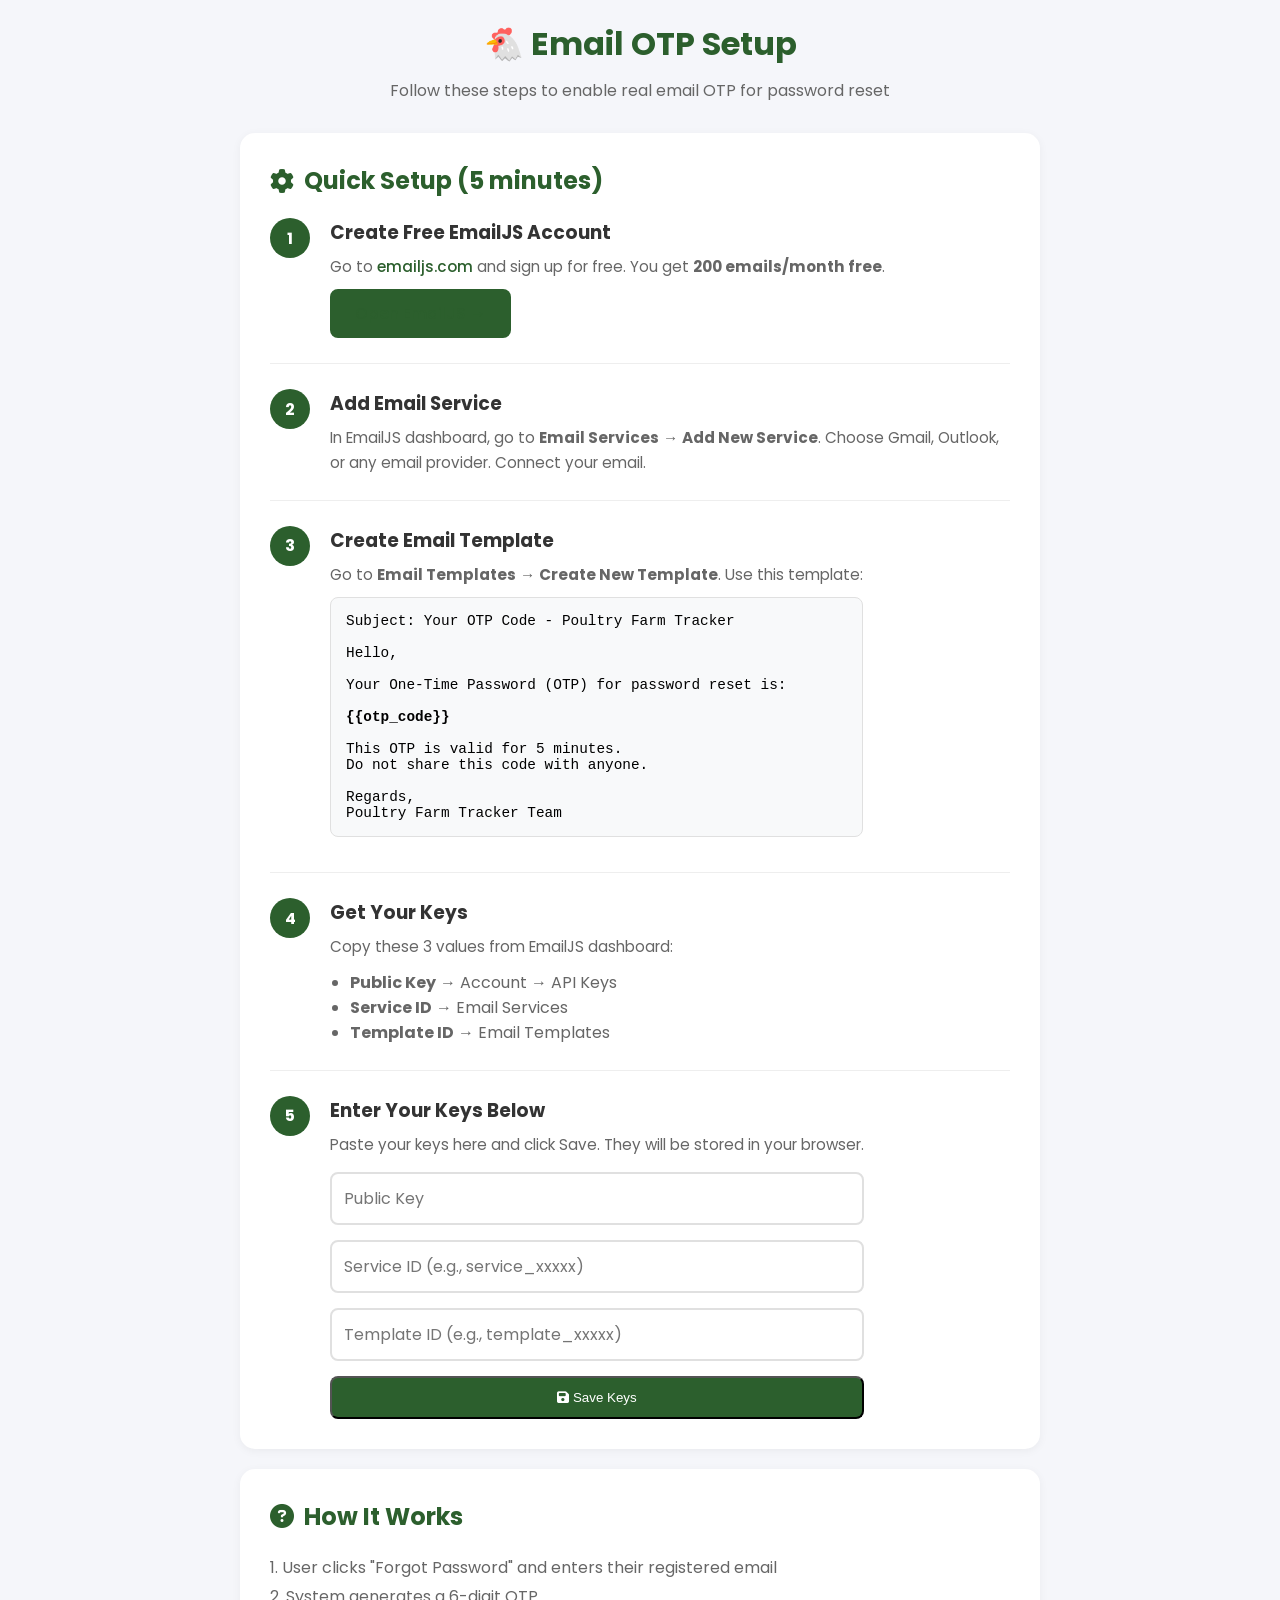
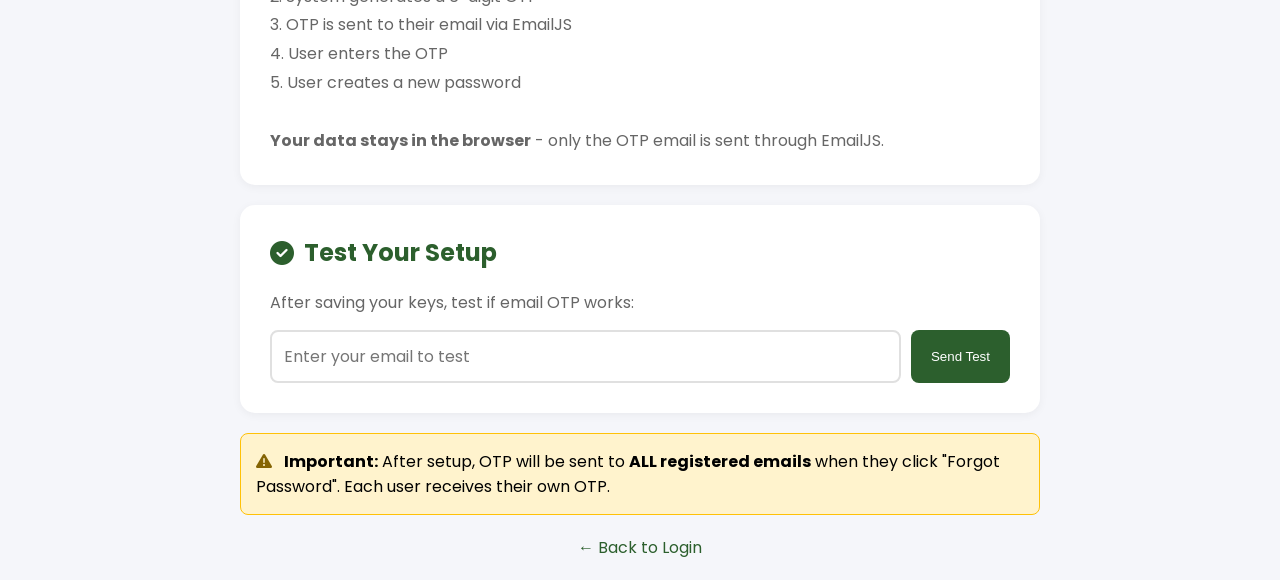
<file: setup.html>
<!DOCTYPE html>
<html lang="en">
<head>
    <meta charset="UTF-8">
    <meta name="viewport" content="width=device-width, initial-scale=1.0">
    <title>Email Setup Guide - Poultry Farm Tracker</title>
    <link href="https://fonts.googleapis.com/css2?family=Poppins:wght@300;400;500;600;700&display=swap" rel="stylesheet">
    <link rel="stylesheet" href="https://cdnjs.cloudflare.com/ajax/libs/font-awesome/6.4.0/css/all.min.css">
    <style>
        * { margin: 0; padding: 0; box-sizing: border-box; }
        body { font-family: 'Poppins', sans-serif; background: #f5f6fa; padding: 20px; }
        .container { max-width: 800px; margin: 0 auto; }
        .header { text-align: center; margin-bottom: 30px; }
        .header h1 { color: #2c5f2d; margin-bottom: 10px; }
        .header p { color: #666; }
        .card { background: white; border-radius: 15px; padding: 30px; margin-bottom: 20px; box-shadow: 0 2px 10px rgba(0,0,0,0.05); }
        .card h2 { color: #2c5f2d; margin-bottom: 20px; display: flex; align-items: center; gap: 10px; }
        .step { display: flex; gap: 20px; margin-bottom: 25px; padding-bottom: 25px; border-bottom: 1px solid #eee; }
        .step:last-child { border-bottom: none; margin-bottom: 0; padding-bottom: 0; }
        .step-number { width: 40px; height: 40px; background: #2c5f2d; color: white; border-radius: 50%; display: flex; align-items: center; justify-content: center; font-weight: 700; flex-shrink: 0; }
        .step-content h3 { color: #333; margin-bottom: 8px; }
        .step-content p { color: #666; font-size: 0.95rem; line-height: 1.6; }
        .step-content a { color: #2c5f2d; text-decoration: none; font-weight: 500; }
        .step-content a:hover { text-decoration: underline; }
        .code { background: #f8f9fa; padding: 15px; border-radius: 8px; font-family: monospace; font-size: 0.9rem; margin: 10px 0; word-break: break-all; border: 1px solid #e0e0e0; }
        .highlight { background: #fff3cd; padding: 2px 6px; border-radius: 4px; }
        .btn { display: inline-block; padding: 12px 25px; background: #2c5f2d; color: white; text-decoration: none; border-radius: 8px; font-weight: 500; margin-top: 10px; }
        .btn:hover { background: #1e4d2b; }
        .warning { background: #fff3cd; border: 1px solid #ffc107; padding: 15px; border-radius: 8px; margin-top: 20px; }
        .warning i { color: #856404; margin-right: 8px; }
        .success { background: #d4edda; border: 1px solid #28a745; padding: 15px; border-radius: 8px; margin-top: 20px; }
        .success i { color: #155724; margin-right: 8px; }
        .back-link { text-align: center; margin-top: 20px; }
        .back-link a { color: #2c5f2d; text-decoration: none; }
        .input-group { display: flex; gap: 10px; margin-top: 15px; }
        .input-group input { flex: 1; padding: 12px; border: 2px solid #e0e0e0; border-radius: 8px; font-size: 1rem; font-family: inherit; }
        .input-group input:focus { outline: none; border-color: #2c5f2d; }
        .input-group button { padding: 12px 20px; background: #2c5f2d; color: white; border: none; border-radius: 8px; cursor: pointer; font-weight: 500; }
        .saved-keys { margin-top: 15px; padding: 15px; background: #e8f5e9; border-radius: 8px; display: none; }
        .saved-keys.show { display: block; }
    </style>
</head>
<body>
    <div class="container">
        <div class="header">
            <h1>🐔 Email OTP Setup</h1>
            <p>Follow these steps to enable real email OTP for password reset</p>
        </div>

        <div class="card">
            <h2><i class="fas fa-cog"></i> Quick Setup (5 minutes)</h2>
            
            <div class="step">
                <div class="step-number">1</div>
                <div class="step-content">
                    <h3>Create Free EmailJS Account</h3>
                    <p>Go to <a href="https://www.emailjs.com/" target="_blank">emailjs.com</a> and sign up for free. You get <strong>200 emails/month free</strong>.</p>
                    <a href="https://www.emailjs.com/" target="_blank" class="btn">Open EmailJS →</a>
                </div>
            </div>

            <div class="step">
                <div class="step-number">2</div>
                <div class="step-content">
                    <h3>Add Email Service</h3>
                    <p>In EmailJS dashboard, go to <strong>Email Services</strong> → <strong>Add New Service</strong>. Choose Gmail, Outlook, or any email provider. Connect your email.</p>
                </div>
            </div>

            <div class="step">
                <div class="step-number">3</div>
                <div class="step-content">
                    <h3>Create Email Template</h3>
                    <p>Go to <strong>Email Templates</strong> → <strong>Create New Template</strong>. Use this template:</p>
                    <div class="code">
Subject: Your OTP Code - Poultry Farm Tracker<br><br>
Hello,<br><br>
Your One-Time Password (OTP) for password reset is:<br><br>
<strong>{{otp_code}}</strong><br><br>
This OTP is valid for 5 minutes.<br>
Do not share this code with anyone.<br><br>
 Regards,<br>
Poultry Farm Tracker Team
                    </div>
                </div>
            </div>

            <div class="step">
                <div class="step-number">4</div>
                <div class="step-content">
                    <h3>Get Your Keys</h3>
                    <p>Copy these 3 values from EmailJS dashboard:</p>
                    <ul style="margin-left: 20px; margin-top: 10px; color: #666;">
                        <li><strong>Public Key</strong> → Account → API Keys</li>
                        <li><strong>Service ID</strong> → Email Services</li>
                        <li><strong>Template ID</strong> → Email Templates</li>
                    </ul>
                </div>
            </div>

            <div class="step">
                <div class="step-number">5</div>
                <div class="step-content">
                    <h3>Enter Your Keys Below</h3>
                    <p>Paste your keys here and click Save. They will be stored in your browser.</p>
                    
                    <div class="input-group">
                        <input type="text" id="publicKey" placeholder="Public Key">
                    </div>
                    <div class="input-group">
                        <input type="text" id="serviceId" placeholder="Service ID (e.g., service_xxxxx)">
                    </div>
                    <div class="input-group">
                        <input type="text" id="templateId" placeholder="Template ID (e.g., template_xxxxx)">
                    </div>
                    <button class="btn" onclick="saveKeys()" style="width: 100%; margin-top: 15px;">
                        <i class="fas fa-save"></i> Save Keys
                    </button>
                    <div class="saved-keys" id="savedMsg">
                        <i class="fas fa-check-circle"></i> Keys saved! <a href="login.html">Go to Login →</a>
                    </div>
                </div>
            </div>
        </div>

        <div class="card">
            <h2><i class="fas fa-question-circle"></i> How It Works</h2>
            <p style="color: #666; line-height: 1.8;">
                1. User clicks "Forgot Password" and enters their registered email<br>
                2. System generates a 6-digit OTP<br>
                3. OTP is sent to their email via EmailJS<br>
                4. User enters the OTP<br>
                5. User creates a new password<br><br>
                <strong>Your data stays in the browser</strong> - only the OTP email is sent through EmailJS.
            </p>
        </div>

        <div class="card">
            <h2><i class="fas fa-check-circle"></i> Test Your Setup</h2>
            <p style="color: #666; margin-bottom: 15px;">After saving your keys, test if email OTP works:</p>
            <div class="input-group">
                <input type="email" id="testEmail" placeholder="Enter your email to test">
                <button onclick="testEmail()">Send Test</button>
            </div>
            <div id="testResult" style="margin-top: 15px; display: none;"></div>
        </div>

        <div class="warning">
            <i class="fas fa-exclamation-triangle"></i>
            <strong>Important:</strong> After setup, OTP will be sent to <strong>ALL registered emails</strong> when they click "Forgot Password". Each user receives their own OTP.
        </div>

        <div class="back-link">
            <a href="login.html">← Back to Login</a>
        </div>
    </div>

    <script>
        // Load saved keys
        const saved = localStorage.getItem('emailjs_keys');
        if (saved) {
            const keys = JSON.parse(saved);
            document.getElementById('publicKey').value = keys.publicKey || '';
            document.getElementById('serviceId').value = keys.serviceId || '';
            document.getElementById('templateId').value = keys.templateId || '';
        }

        function saveKeys() {
            const keys = {
                publicKey: document.getElementById('publicKey').value.trim(),
                serviceId: document.getElementById('serviceId').value.trim(),
                templateId: document.getElementById('templateId').value.trim()
            };
            
            if (!keys.publicKey || !keys.serviceId || !keys.templateId) {
                alert('Please fill in all 3 fields');
                return;
            }
            
            localStorage.setItem('emailjs_keys', JSON.stringify(keys));
            document.getElementById('savedMsg').classList.add('show');
        }

        function testEmail() {
            const email = document.getElementById('testEmail').value.trim();
            if (!email) {
                alert('Enter an email to test');
                return;
            }

            const keys = JSON.parse(localStorage.getItem('emailjs_keys') || '{}');
            if (!keys.publicKey || !keys.serviceId || !keys.templateId) {
                alert('Please save your keys first!');
                return;
            }

            // Initialize EmailJS
            emailjs.init(keys.publicKey);

            const testOTP = '123456';
            const templateParams = {
                to_email: email,
                otp_code: testOTP,
                farm_name: 'Poultry Farm Tracker',
                message: 'Test email'
            };

            const resultDiv = document.getElementById('testResult');
            resultDiv.style.display = 'block';
            resultDiv.innerHTML = '⏳ Sending test email...';
            resultDiv.style.background = '#fff3cd';

            emailjs.send(keys.serviceId, keys.templateId, templateParams)
                .then(() => {
                    resultDiv.innerHTML = '✅ Test email sent to ' + email + '! Check your inbox.';
                    resultDiv.style.background = '#d4edda';
                })
                .catch((error) => {
                    resultDiv.innerHTML = '❌ Failed: ' + error.text;
                    resultDiv.style.background = '#f8d7da';
                });
        }
    </script>
</body>
</html>
</file>
